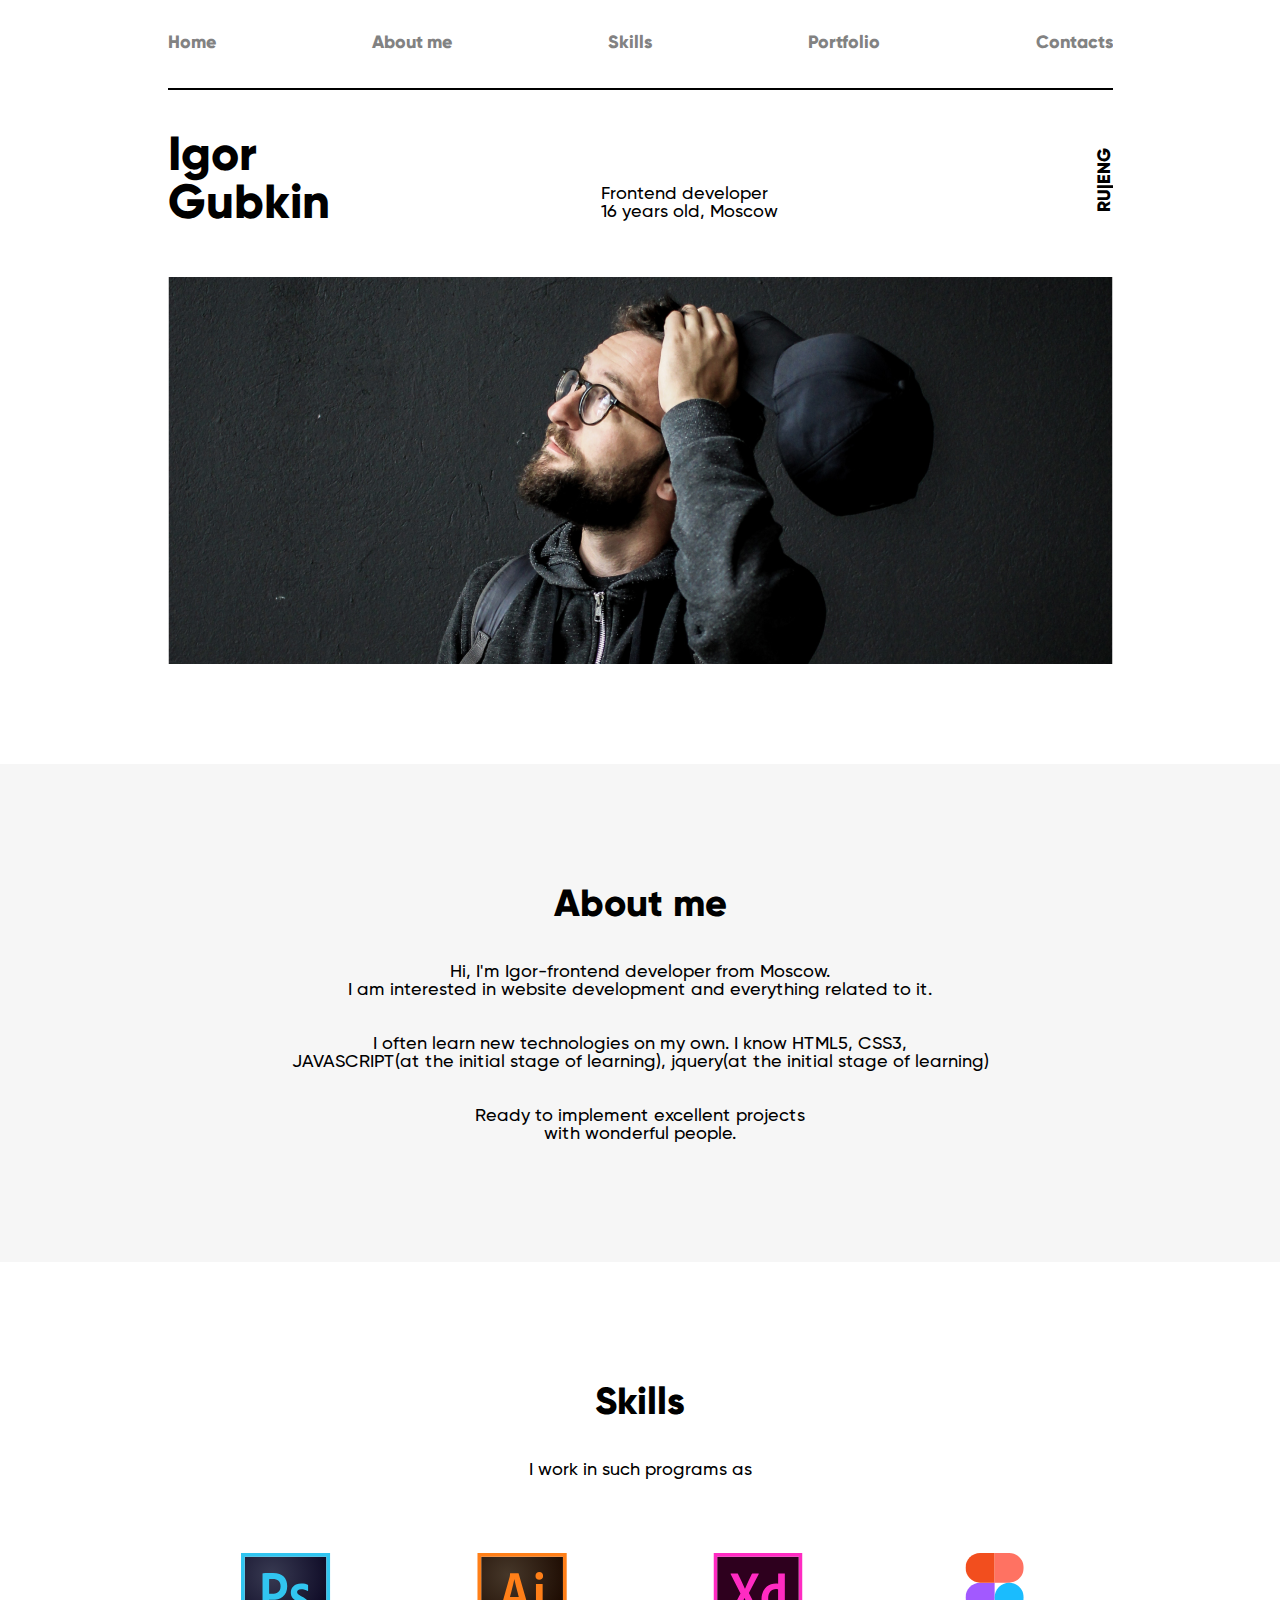
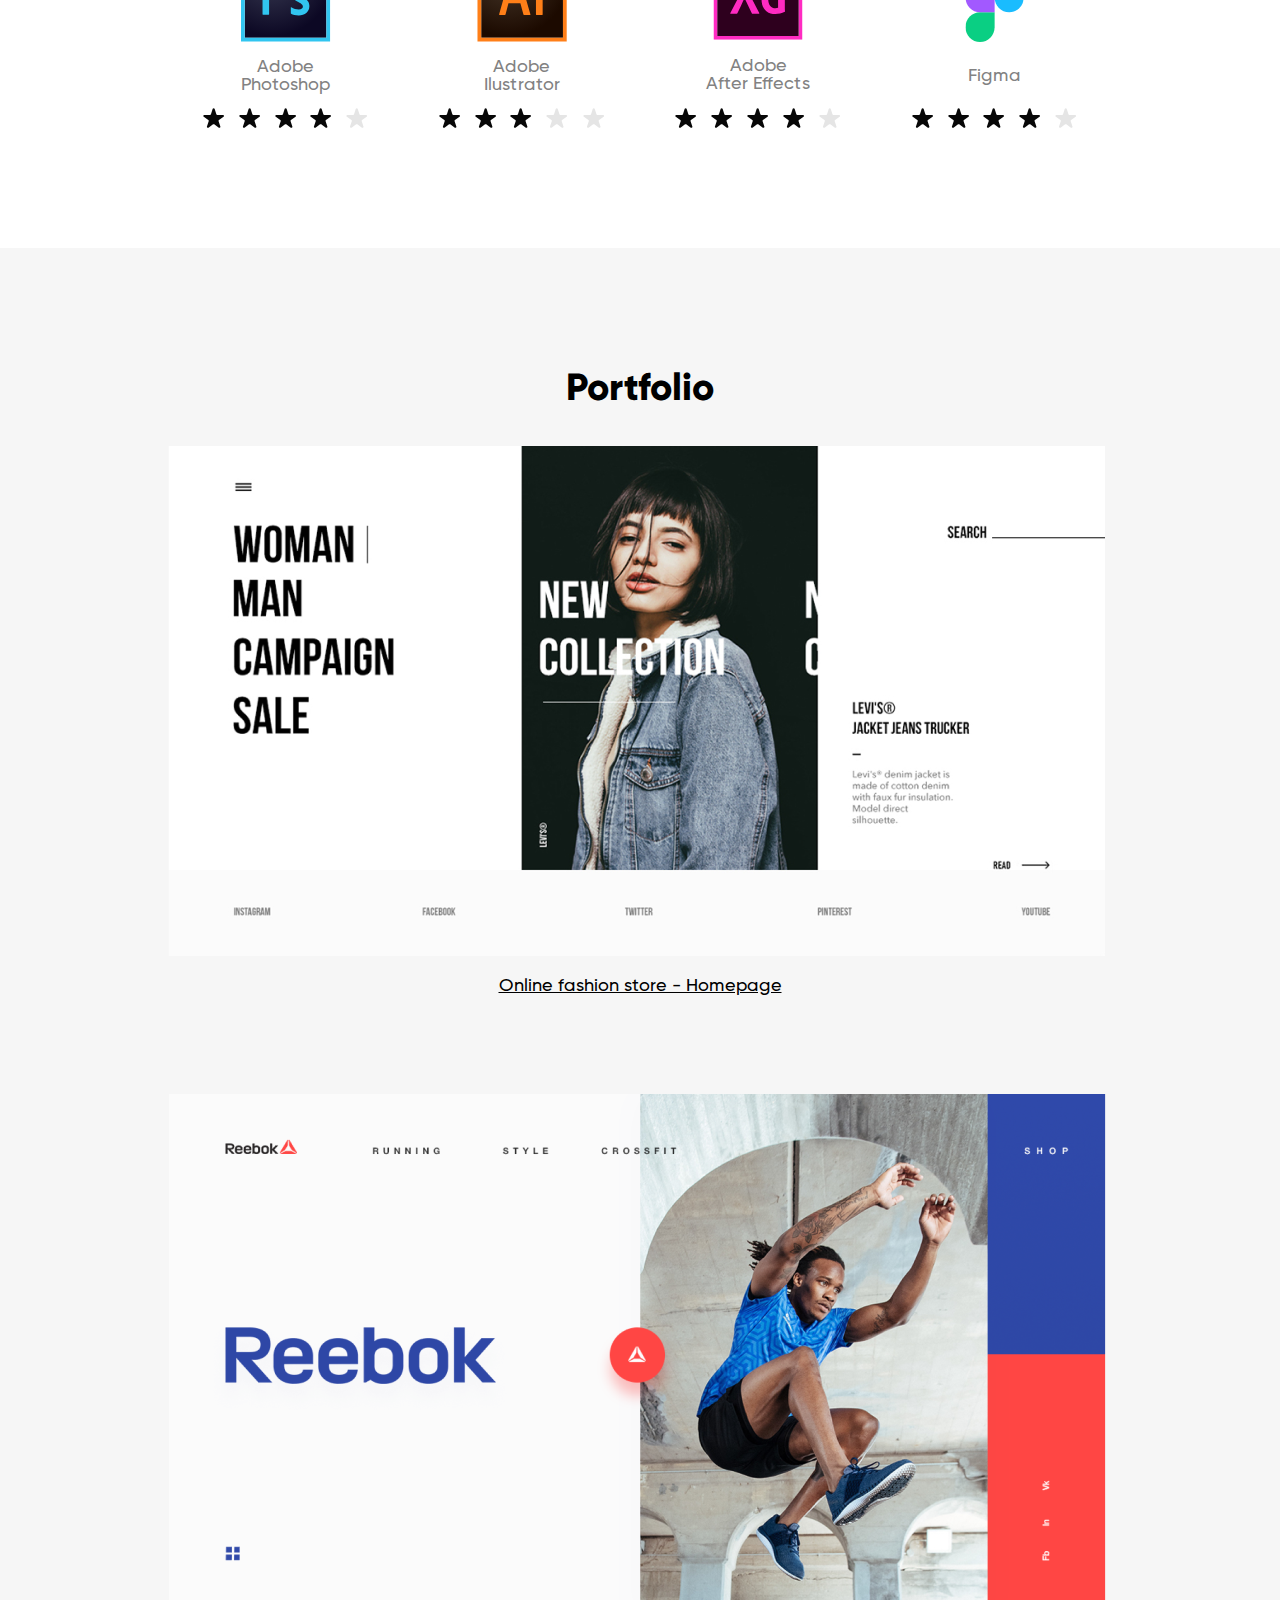
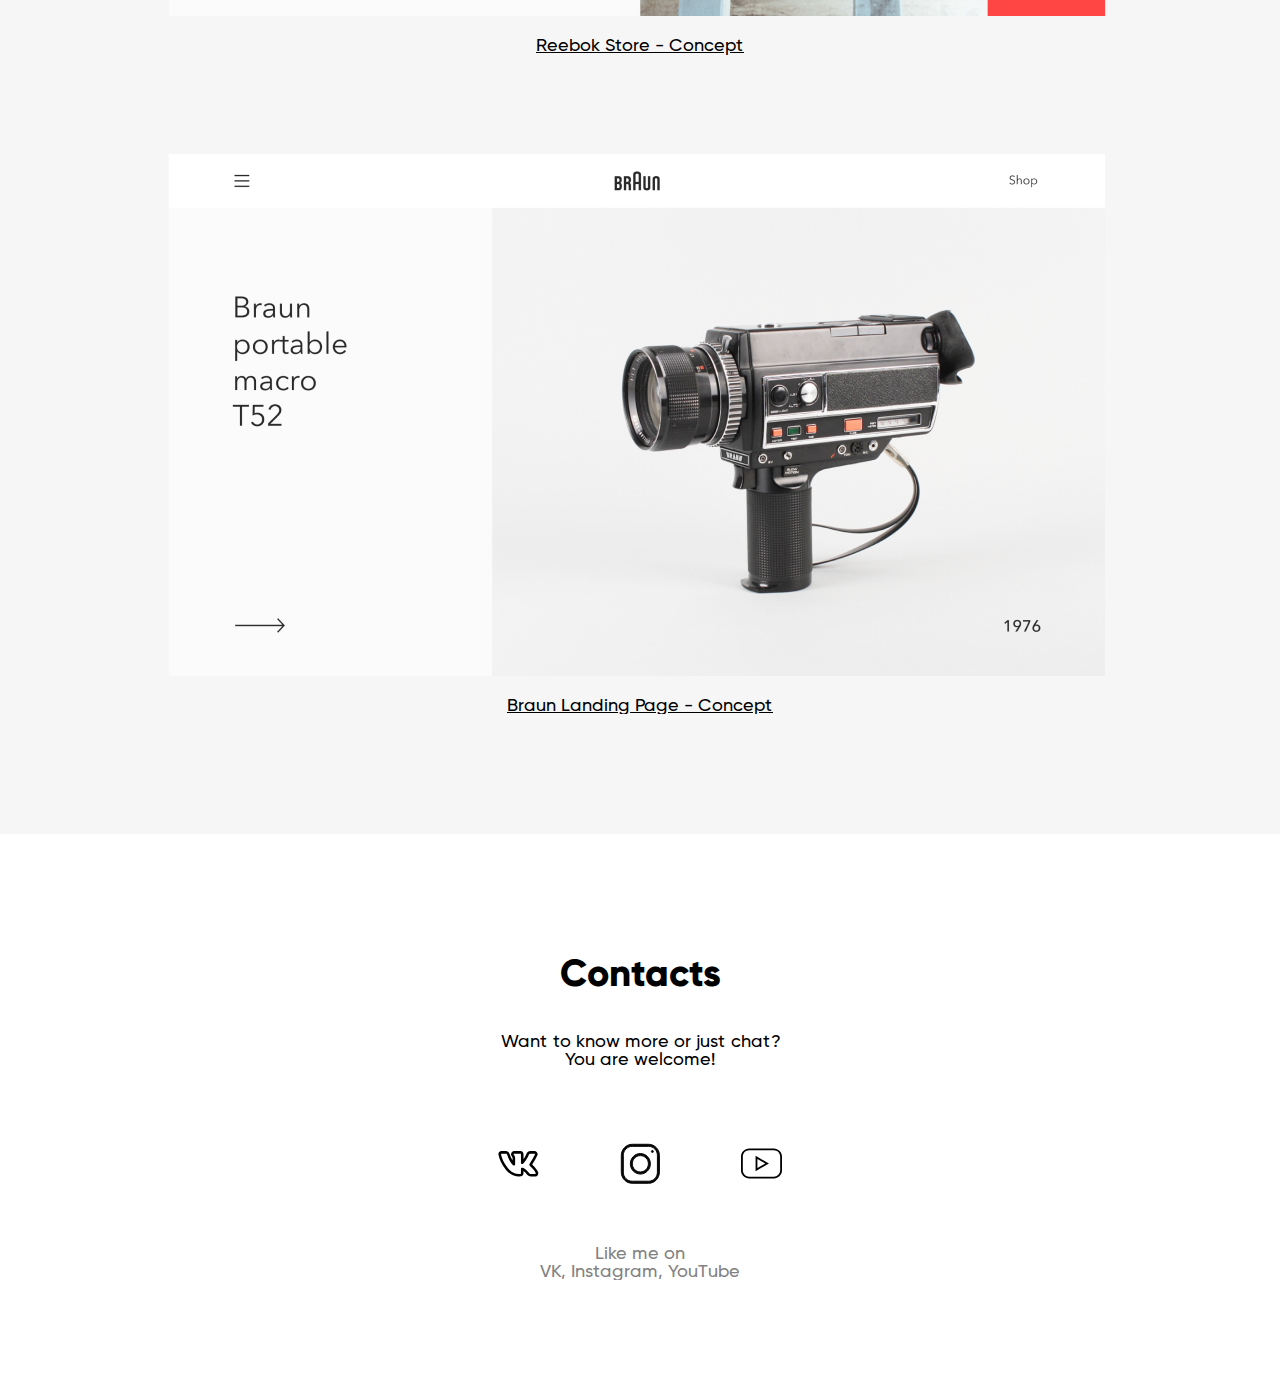
<file: index.html>
<!DOCTYPE html>
<html lang="en">

<head>
	<meta charset="UTF-8">
	<meta http-equiv="X-UA-Compatible" content="IE=edge">
	<meta name="viewport" content="width=device-width, initial-scale=1.0">
	<link rel="stylesheet" href="style/css/style.css">
	<title>Landing_page</title>
	<script src="jquery-3.6.0.min.js"></script>
</head>

<body>
	<header class="header">
		<div class="container">
			<div class="lang_1">
				<p><a href="index_ru.html">RU</a>|<a href="index.html">ENG</a></p>
			</div>
			<ul class="nav">
				<li><a href="#scroll_1" class="button_nav">Home</a></li>
				<li><a href="#scroll_2" class="button_nav">About me</a></li>
				<li><a href="#scroll_3" class="button_nav">Skills</a></li>
				<li><a href="#scroll_4" class="button_nav">Portfolio</a></li>
				<li><a href="#scroll_5" class="button_nav last_nav">Contacts</a></li>
			</ul>
			<a href="#" class="button"> <img src="img/svg/Group_228.svg" alt=""></a>
		</div>
	</header>
	<div class="home" id="scroll_1">
		<div class="container">
			<div class="up">
				<div class="menu">
					<a href="#"><img src="img/svg/Group_356_1.svg" alt="" class="menu_burger_unactive"></a>
				</div>
				<div class="name">
					<p>Igor <br> Gubkin</p>
				</div>
				<div class="ab_me">
					<p>Frontend developer <br> 16 years old, Moscow</p>
				</div>
				<div class="lang">
					<p><a href="index_ru.html">RU</a>|<a href="index.html">ENG</a></p>
				</div>
			</div>
			<img src="img/picturies/BSPP2266.png" alt="" class="pc_img">
			<img src="img/picturies/BSPP2266(tel).png" alt="" class="tel_img">
		</div>
	</div>
	<div class="about_me" id="scroll_2">
		<div class="container">
			<div class="title">
				<h2>About me</h2>
				<p> <span>Hi, I'm Igor-frontend developer from Moscow. <br> I am interested in website development and
						everything related to it.</span> <br><br><br>
					<span>I often learn new technologies on my own. I know HTML5, CSS3, <br> JAVASCRIPT(at the initial stage of
						learning), jquery(at the initial stage of learning)
					</span><br><br><br>
					<span>Ready to implement excellent projects <br> with wonderful people.</span>
				</p>
			</div>
		</div>
	</div>
	<div class="skill" id="scroll_3">
		<div class="container">
			<div class="title">
				<h2>Skills</h2>
				<p>I work in such programs as</p>
			</div>
			<div class="programs">
				<div class="photoshop program">
					<div class="img">
						<a href="#">
							<img src="img/svg/PS.svg" alt="#">
						</a>
					</div>
					<div class="name_2">
						<p>Adobe <br> Photoshop</p>
					</div>
					<div class="estimation">
						<img src="img/svg/Star.svg" alt="" class="star_1">
						<img src="img/svg/Star.svg" alt="" class="star_2">
						<img src="img/svg/Star.svg" alt="" class="star_3">
						<img src="img/svg/Star.svg" alt="" class="star_4">
						<img src="img/svg/Star_white.svg" alt="" class="star_5">
					</div>
				</div>
				<div class="ai program">
					<div class="img">
						<a href="#">
							<img src="img/svg/AI.svg" alt="#">
						</a>
					</div>
					<div class="name_2">
						<p>Adobe <br> Ilustrator</p>
					</div>
					<div class="estimation">
						<img src="img/svg/Star.svg" alt="" class="star_1">
						<img src="img/svg/Star.svg" alt="" class="star_2">
						<img src="img/svg/Star.svg" alt="" class="star_3">
						<img src="img/svg/Star_white.svg" alt="" class="star_4">
						<img src="img/svg/Star_white.svg" alt="" class="star_5">
					</div>
				</div>
				<div class="xd program">
					<div class="img">
						<a href="#">
							<img src="img/svg/XD.svg" alt="#">
						</a>
					</div>
					<div class="name_2">
						<p>Adobe <br> After Effects</p>
					</div>
					<div class="estimation">
						<img src="img/svg/Star.svg" alt="" class="star_1">
						<img src="img/svg/Star.svg" alt="" class="star_2">
						<img src="img/svg/Star.svg" alt="" class="star_3">
						<img src="img/svg/Star.svg" alt="" class="star_4">
						<img src="img/svg/Star_white.svg" alt="" class="star_5">
					</div>
				</div>
				<div class="figma program">
					<div class="img">
						<a href="#">
							<img src="img/svg/Figma.svg" alt="#">
						</a>
					</div>
					<div class="name_2">
						<p>Figma</p>
					</div>
					<div class="estimation">
						<img src="img/svg/Star.svg" alt="" class="star_1">
						<img src="img/svg/Star.svg" alt="" class="star_2">
						<img src="img/svg/Star.svg" alt="" class="star_3">
						<img src="img/svg/Star.svg" alt="" class="star_4">
						<img src="img/svg/Star_white.svg" alt="" class="star_5">
					</div>
				</div>
			</div>
		</div>
	</div>
	<div class="portfolio" id="scroll_4">
		<div class="container">
			<div class="title">
				<h2>Portfolio</h2>
			</div>
			<div class="site">
				<div class="site_1">
					<img src="img/picturies/sloy_8.png" alt="">
					<a href="https://www.online-fashion.ru/">
						<p>Online fashion store - Homepage</p>
					</a>
				</div>
				<div class="site_2">
					<img src="img/picturies/reebok_web.png" alt="">
					<a
						href="https://www.reebok.ru/?cm_mmc=ReebokSem_Yandex-_-ecom-_-%7Bkeyword%7D-_-dv%3AeCom-_-cn%3A%20search_brand_msk_spb%20-_-pc%3AYandex&cm_mmc1=RU&cm_mmc2=PPC-TM-Allproducts-None-Exact-RU-CIS-eCom-Paid_Search&yclid=5227485556293272822">
						<p>Reebok Store - Concept</p>
					</a>
				</div>
				<div class="site_3">
					<img src="img/picturies/reebok_web-1.png" alt="">
					<a
						href="https://braun-russia.ru/?utm_source=direct&utm_medium=cpc&utm_campaign=braun-tochnoe-sootvetstvie-vse-regiony-55890008&type=search&source=none&block=premium&position=1&utm_term=braun&utm_content=v2%7C%7C9754956796%7C%7C22899768248%7C%7Cbraun%7C%7C1%7C%7Cpremium%7C%7Cnone%7C%7Csearch%7C%7Cno&roistat=direct1_search_9754956796_braun&roistat_referrer=none&roistat_pos=premium_1&yclid=5227350010066942127">
						<p>Braun Landing Page - Concept</p>
					</a>
				</div>
			</div>
		</div>
	</div>
	<div class="contacts" id="scroll_5">
		<div class="container">
			<div class="title">
				<h2>
					Contacts
				</h2>
				<p>Want to know more or just chat? <br>
					You are welcome!</p>
			</div>
			<div class="social_networks">
				<div class="social_network_item">
					<img src="img/svg/vk-svgrepo-com _1.svg" alt="">
				</div>
				<div class="social_network_item">
					<img src="img/svg/surface1_6.svg" alt="">
				</div>
				<div class="social_network_item">
					<img src="img/svg/youtube-play-button-outlined-social-symbol_icon-icons.com_74040 _1.svg" alt="">
				</div>
				<!--<div class="social_network_item">
								<img src="img/svg/surface1_7.svg" alt="">
							</div> -->
			</div>
			<div class="name_networks">
				<p>Like me on <br>
					VK, Instagram, YouTube</p>
			</div>
		</div>
	</div>
	<script src="jquery-3.6.0.min.js"></script>
	<script src="js/project.js"></script>

</body>

</html>
</file>
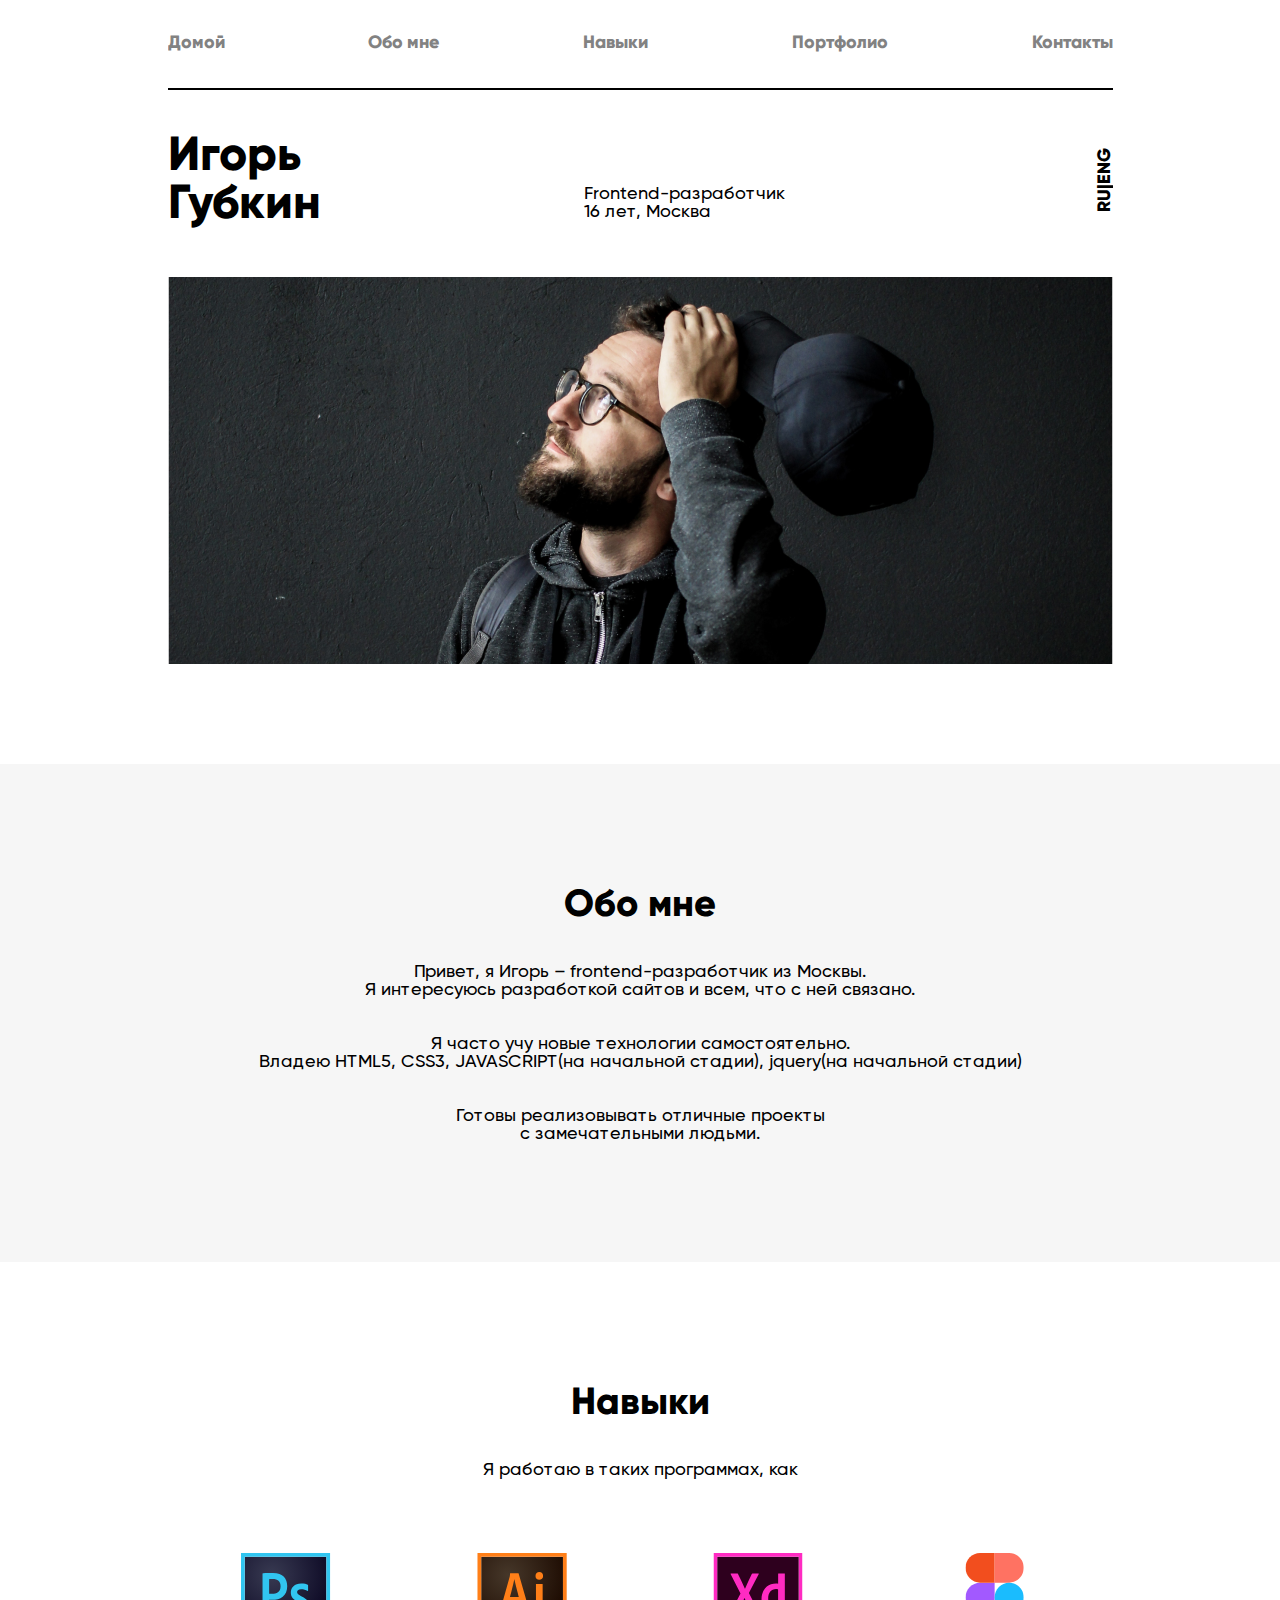
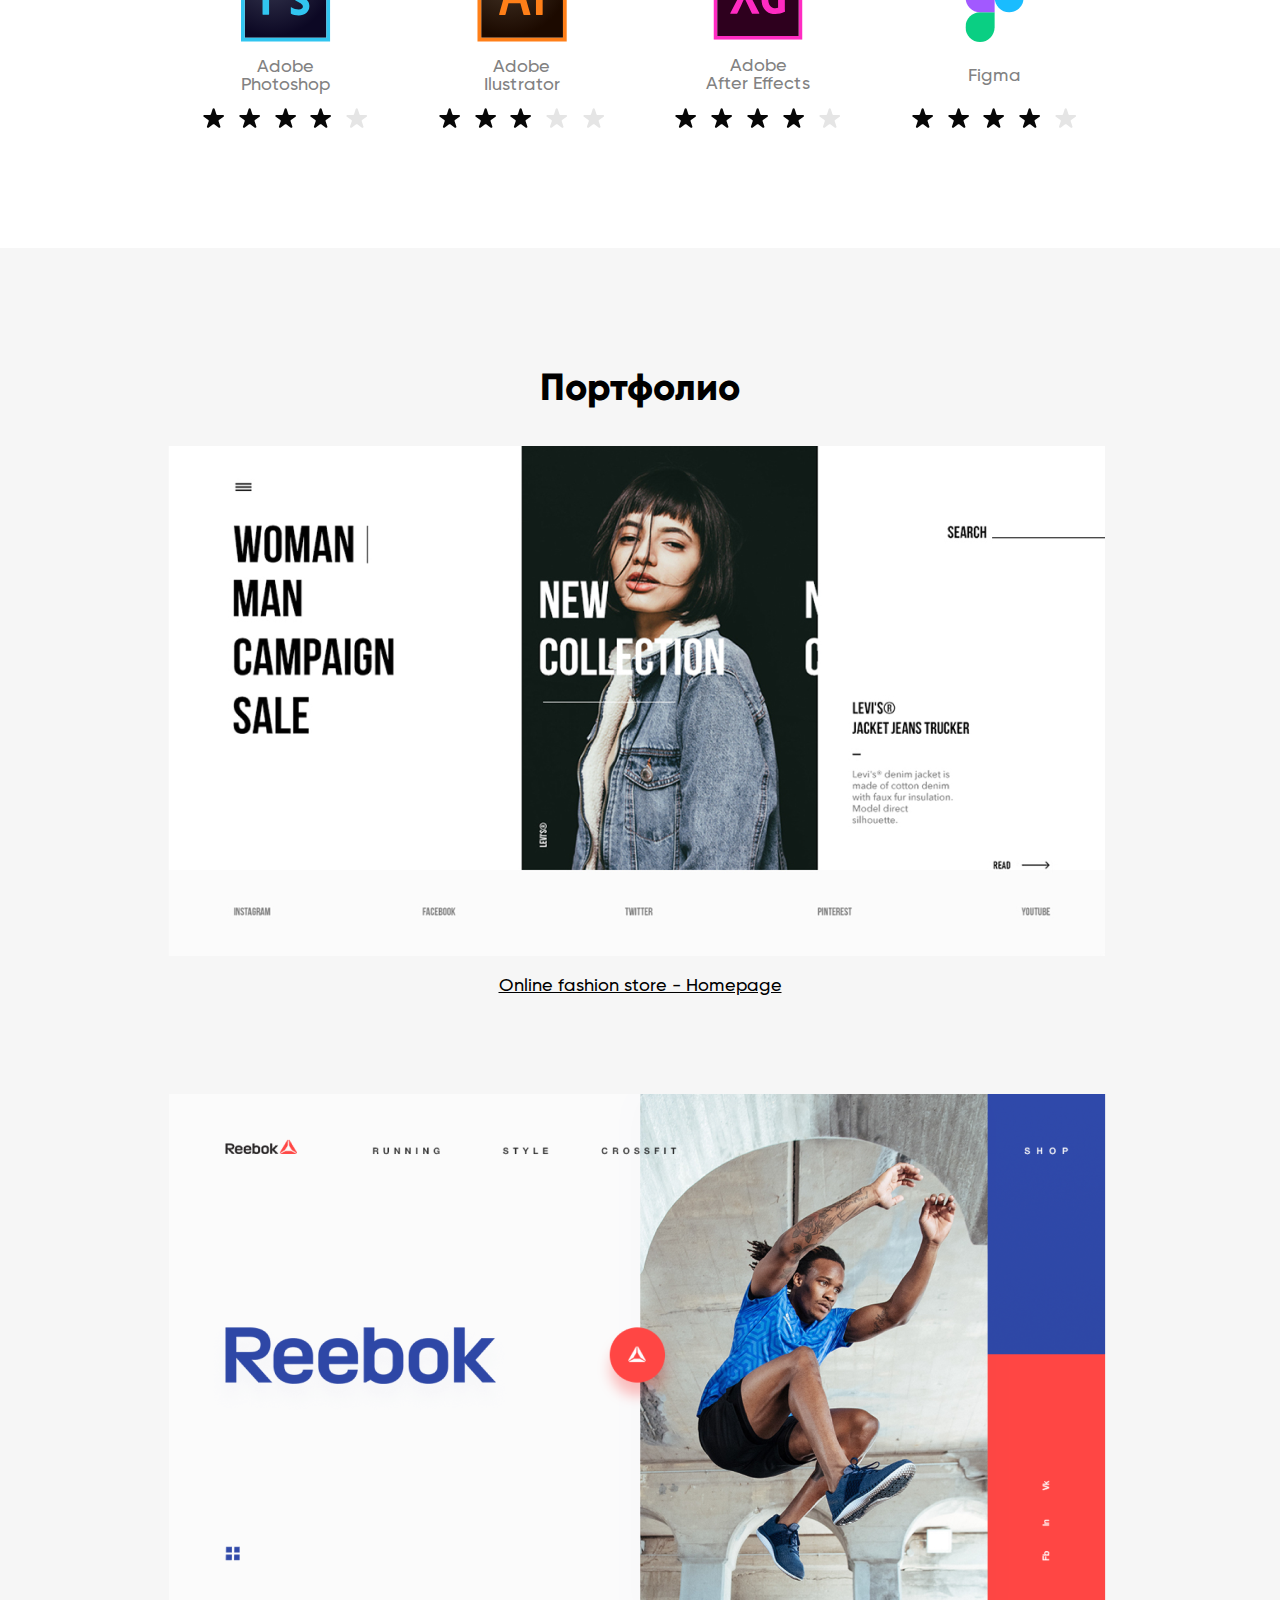
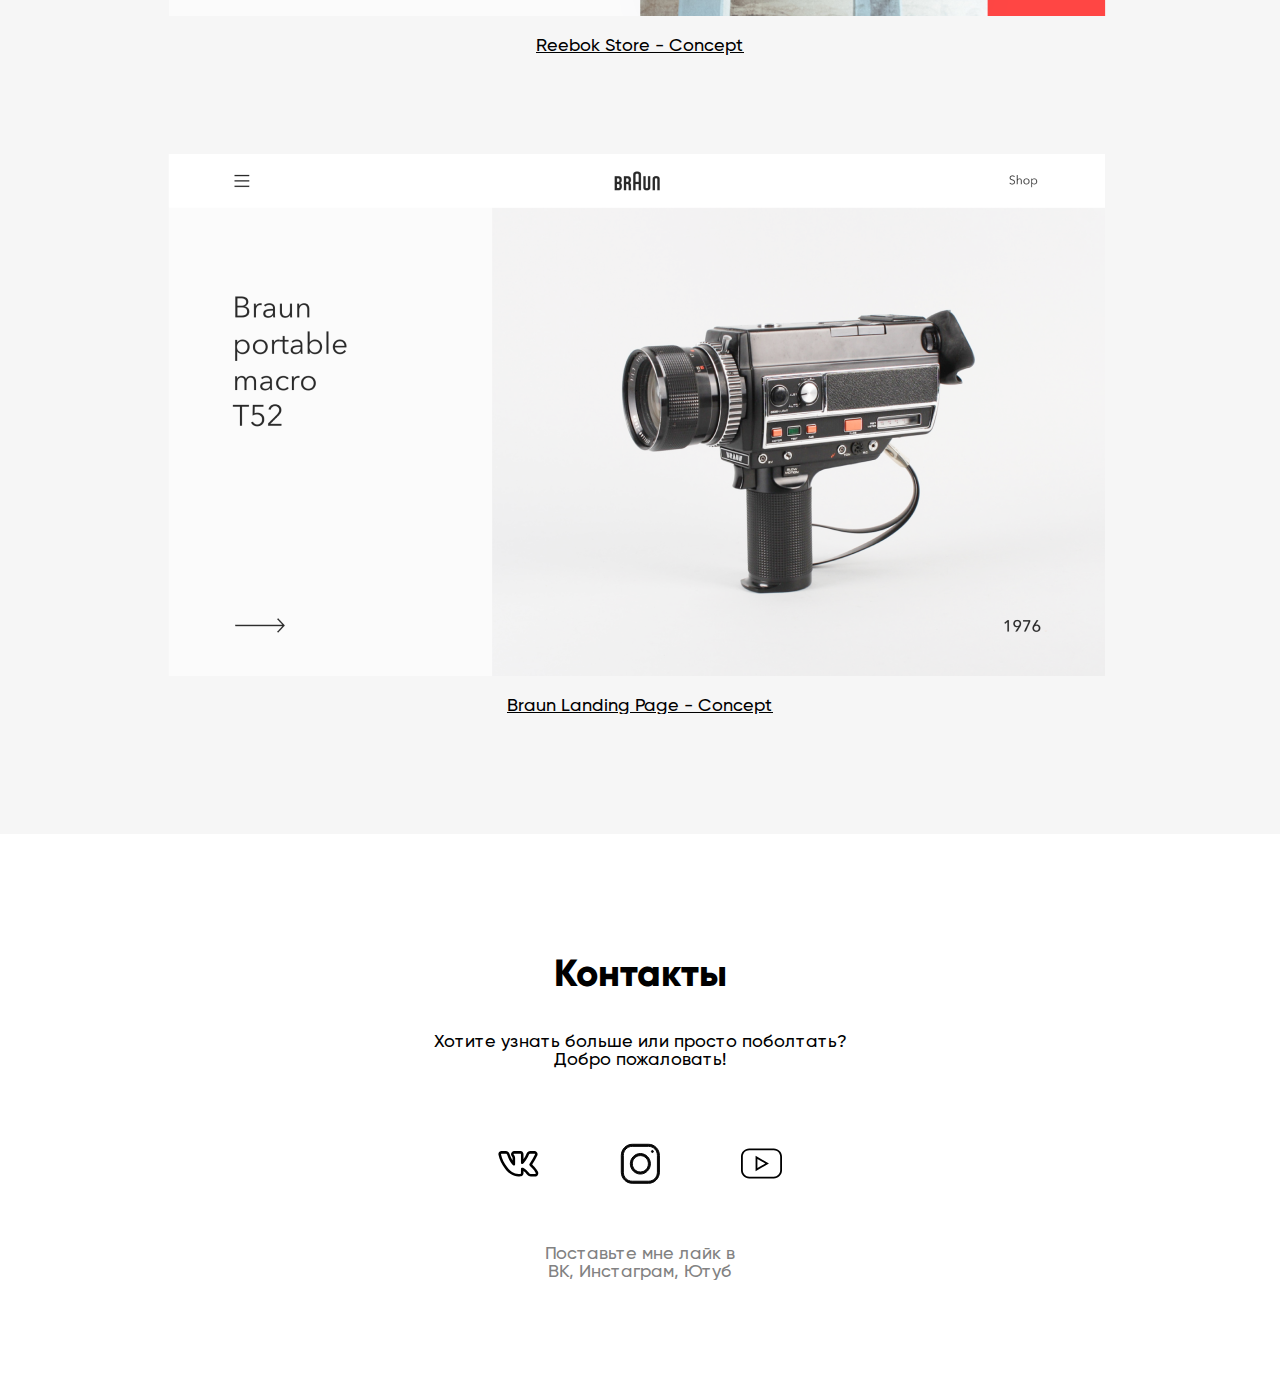
<file: index_ru.html>
<!DOCTYPE html>
<html lang="en">

<head>
	<meta charset="UTF-8">
	<meta http-equiv="X-UA-Compatible" content="IE=edge">
	<meta name="viewport" content="width=device-width, initial-scale=1.0">
	<link rel="stylesheet" href="style/css/style.css">
	<title>Landing_page</title>
	<script src="jquery-3.6.0.min.js"></script>
</head>

<body>
	<header class="header">
		<div class="container">
			<div class="lang_1">
				<p><a href="index_ru.html">RU</a>|<a href="index.html">ENG</a></p>
			</div>
			<ul class="nav">
				<li><a href="#scroll_1" class="button_nav">Домой</a></li>
				<li><a href="#scroll_2" class="button_nav">Обо мне</a></li>
				<li><a href="#scroll_3" class="button_nav">Навыки</a></li>
				<li><a href="#scroll_4" class="button_nav">Портфолио</a></li>
				<li><a href="#scroll_5" class="button_nav last_nav">Контакты</a></li>
			</ul>
			<a href="#" class="button"> <img src="img/svg/Group_228.svg" alt=""></a>
		</div>
	</header>
	<div class="home" id="scroll_1">
		<div class="container">
			<div class="up">
				<div class="menu">
					<a href="#"><img src="img/svg/Group_356_1.svg" alt="" class="menu_burger_unactive"></a>
				</div>
				<div class="name">
					<p>Игорь <br> Губкин</p>
				</div>
				<div class="ab_me">
					<p>Frontend-разработчик <br> 16 лет, Москва</p>
				</div>
				<div class="lang">
					<p><a href="index_ru.html">RU</a>|<a href="index.html">ENG</a></p>
				</div>
			</div>
			<img src="img/picturies/BSPP2266.png" alt="" class="pc_img">
			<img src="img/picturies/BSPP2266(tel).png" alt="" class="tel_img">
		</div>
	</div>
	<div class="about_me" id="scroll_2">
		<div class="container">
			<div class="title">
				<h2>Обо мне</h2>
				<p> <span>Привет, я Игорь – frontend-разработчик из Москвы. <br> Я интересуюсь разработкой сайтов и всем, что с
						ней связано.
					</span> <br><br><br>
					<span>Я часто учу новые технологии самостоятельно. <br> Владею HTML5, CSS3, JAVASCRIPT(на начальной стадии),
						jquery(на начальной стадии)
					</span><br><br><br>
					<span>Готовы реализовывать отличные проекты
						<br> с замечательными людьми.</span>
				</p>
			</div>
		</div>
	</div>
	<div class="skill" id="scroll_3">
		<div class="container">
			<div class="title">
				<h2>Навыки</h2>
				<p>Я работаю в таких программах, как</p>
			</div>
			<div class="programs">
				<div class="photoshop program">
					<div class="img">
						<a href="#">
							<img src="img/svg/PS.svg" alt="#">
						</a>
					</div>
					<div class="name_2">
						<p>Adobe <br> Photoshop</p>
					</div>
					<div class="estimation">
						<img src="img/svg/Star.svg" alt="" class="star_1">
						<img src="img/svg/Star.svg" alt="" class="star_2">
						<img src="img/svg/Star.svg" alt="" class="star_3">
						<img src="img/svg/Star.svg" alt="" class="star_4">
						<img src="img/svg/Star_white.svg" alt="" class="star_5">
					</div>
				</div>
				<div class="ai program">
					<div class="img">
						<a href="#">
							<img src="img/svg/AI.svg" alt="#">
						</a>
					</div>
					<div class="name_2">
						<p>Adobe <br> Ilustrator</p>
					</div>
					<div class="estimation">
						<img src="img/svg/Star.svg" alt="" class="star_1">
						<img src="img/svg/Star.svg" alt="" class="star_2">
						<img src="img/svg/Star.svg" alt="" class="star_3">
						<img src="img/svg/Star_white.svg" alt="" class="star_4">
						<img src="img/svg/Star_white.svg" alt="" class="star_5">
					</div>
				</div>
				<div class="xd program">
					<div class="img">
						<a href="#">
							<img src="img/svg/XD.svg" alt="#">
						</a>
					</div>
					<div class="name_2">
						<p>Adobe <br> After Effects</p>
					</div>
					<div class="estimation">
						<img src="img/svg/Star.svg" alt="" class="star_1">
						<img src="img/svg/Star.svg" alt="" class="star_2">
						<img src="img/svg/Star.svg" alt="" class="star_3">
						<img src="img/svg/Star.svg" alt="" class="star_4">
						<img src="img/svg/Star_white.svg" alt="" class="star_5">
					</div>
				</div>
				<div class="figma program">
					<div class="img">
						<a href="#">
							<img src="img/svg/Figma.svg" alt="#">
						</a>
					</div>
					<div class="name_2">
						<p>Figma</p>
					</div>
					<div class="estimation">
						<img src="img/svg/Star.svg" alt="" class="star_1">
						<img src="img/svg/Star.svg" alt="" class="star_2">
						<img src="img/svg/Star.svg" alt="" class="star_3">
						<img src="img/svg/Star.svg" alt="" class="star_4">
						<img src="img/svg/Star_white.svg" alt="" class="star_5">
					</div>
				</div>
			</div>
		</div>
	</div>
	<div class="portfolio" id="scroll_4">
		<div class="container">
			<div class="title">
				<h2>Портфолио</h2>
			</div>
			<div class="site">
				<div class="site_1">
					<img src="img/picturies/sloy_8.png" alt="">
					<a href="https://www.online-fashion.ru/">
						<p>Online fashion store - Homepage</p>
					</a>
				</div>
				<div class="site_2">
					<img src="img/picturies/reebok_web.png" alt="">
					<a
						href="https://www.reebok.ru/?cm_mmc=ReebokSem_Yandex-_-ecom-_-%7Bkeyword%7D-_-dv%3AeCom-_-cn%3A%20search_brand_msk_spb%20-_-pc%3AYandex&cm_mmc1=RU&cm_mmc2=PPC-TM-Allproducts-None-Exact-RU-CIS-eCom-Paid_Search&yclid=5227485556293272822">
						<p>Reebok Store - Concept</p>
					</a>
				</div>
				<div class="site_3">
					<img src="img/picturies/reebok_web-1.png" alt="">
					<a
						href="https://braun-russia.ru/?utm_source=direct&utm_medium=cpc&utm_campaign=braun-tochnoe-sootvetstvie-vse-regiony-55890008&type=search&source=none&block=premium&position=1&utm_term=braun&utm_content=v2%7C%7C9754956796%7C%7C22899768248%7C%7Cbraun%7C%7C1%7C%7Cpremium%7C%7Cnone%7C%7Csearch%7C%7Cno&roistat=direct1_search_9754956796_braun&roistat_referrer=none&roistat_pos=premium_1&yclid=5227350010066942127">
						<p>Braun Landing Page - Concept</p>
					</a>
				</div>
			</div>
		</div>
	</div>
	<div class="contacts" id="scroll_5">
		<div class="container">
			<div class="title">
				<h2>
					Контакты
				</h2>
				<p>Хотите узнать больше или просто поболтать? <br>
					Добро пожаловать!</p>
			</div>
			<div class="social_networks">
				<div class="social_network_item">
					<img src="img/svg/vk-svgrepo-com _1.svg" alt="">
				</div>
				<div class="social_network_item">
					<img src="img/svg/surface1_6.svg" alt="">
				</div>
				<div class="social_network_item">
					<img src="img/svg/youtube-play-button-outlined-social-symbol_icon-icons.com_74040 _1.svg" alt="">
				</div>
				<!--<div class="social_network_item">
					<img src="img/svg/surface1_7.svg" alt="">
				</div> -->
			</div>
			<div class="name_networks">
				<p>Поставьте мне лайк в <br>
					ВК, Инстаграм, Ютуб</p>
			</div>
		</div>
	</div>
	<script src="jquery-3.6.0.min.js"></script>
	<script src="js/project.js"></script>

</body>

</html>
</file>
<file: style/css/style.css>
@charset "UTF-8";
/*Обнуление*/
* {
  padding: 0;
  margin: 0;
  border: 0;
}

*, *:before, *:after {
  -moz-box-sizing: border-box;
  -webkit-box-sizing: border-box;
  box-sizing: border-box;
}

:focus, :active {
  outline: none;
}

a:focus, a:active {
  outline: none;
}

nav, footer, header, aside {
  display: block;
}

html, body {
  height: 100%;
  width: 100%;
  font-size: 100%;
  line-height: 1;
  font-size: 14px;
  -ms-text-size-adjust: 100%;
  -moz-text-size-adjust: 100%;
  -webkit-text-size-adjust: 100%;
}

input, button, textarea {
  font-family: inherit;
}

input::-ms-clear {
  display: none;
}

button {
  cursor: pointer;
}

button::-moz-focus-inner {
  padding: 0;
  border: 0;
}

a, a:visited {
  text-decoration: none;
}

a:hover {
  text-decoration: none;
}

ul li {
  list-style: none;
}

img {
  vertical-align: top;
}

h1, h2, h3, h4, h5, h6 {
  font-size: inherit;
  font-weight: 400;
}

/*--------------------*/
@font-face {
  font-family: 'Gilroy';
  src: url("../fonts/fonts/Gilroy-ExtraBold.eot");
  src: local("☺"), url("../fonts/fonts/Gilroy-ExtraBold.woff") format("woff"), url("../fonts/fonts/Gilroy-ExtraBold.ttf") format("truetype"), url("../fonts/fonts/Gilroy-ExtraBold.svg") format("svg");
  font-weight: normal;
  font-style: normal;
}

@font-face {
  font-family: 'Gilroy-Medium';
  src: url("../fonts/fonts/gilroy-medium.eot");
  src: url("../fonts/fonts/gilroy-medium.eot?#iefix") format("embedded-opentype"), url("../fonts/fonts/gilroy-medium.woff2") format("woff2"), url("../fonts/fonts/gilroy-medium.woff") format("woff"), url("../fonts/fonts/gilroy-medium.ttf") format("truetype"), url("../fonts/fonts/gilroy-medium.svg#gilroy-medium") format("svg");
}

.header {
  width: 100%;
}

.container {
  max-width: 945px;
  margin: 0 auto;
  position: relative;
}

.nav {
  display: -webkit-box;
  display: -ms-flexbox;
  display: flex;
  -webkit-box-pack: justify;
  -ms-flex-pack: justify;
  justify-content: space-between;
  margin: 33px 0px 0px 0px;
  padding-bottom: 37px;
  border-bottom: 2px solid black;
}

.nav li a {
  font-size: calc(16px + 2 * ((100vw - 320px) / 960));
  font-family: "Gilroy";
  color: #828282;
}

.nav li a:hover {
  color: black;
  -webkit-transition: 300ms;
  -o-transition: 300ms;
  transition: 300ms;
}

.button {
  display: none;
}

ul > li {
  display: inline-block;
}

ul > li > a {
  display: block;
  position: relative;
  text-decoration: none;
  color: #000;
}

ul > li > a:before,
ul > li > a:after {
  content: '';
  position: absolute;
  top: 100%;
  width: 0%;
  height: 0px;
  background: #828282;
  -webkit-transition: 0.3s;
  -o-transition: 0.3s;
  transition: 0.3s;
}

ul > li > a:before {
  left: 50%;
}

ul > li > a:after {
  right: 50%;
}

ul > li > a:hover:before,
ul > li > a:hover:after {
  background: black;
  height: 3px;
  width: 50%;
}

.container {
  overflow: hidden;
}

.home {
  padding-top: 40px;
  margin-bottom: 100px;
}

.home img {
  max-width: 100%;
}

.name {
  font-size: calc(30px + 18 * ((100vw - 320px) / 960));
  font-family: "Gilroy";
}

.ab_me {
  font-size: calc(15px + 3 * ((100vw - 320px) / 960));
}

.ab_me p {
  font-family: "Gilroy-Medium";
  margin-top: calc(((30px + 18 * ((100vw - 320px) / 960))*2) - ((15px + 3 * ((100vw - 320px) / 960))*2) - ((30px + 18 * ((100vw - 320px) / 960)) * 0.12));
}

.up {
  display: -webkit-box;
  display: -ms-flexbox;
  display: flex;
  margin-bottom: 50px;
  -webkit-box-pack: justify;
  -ms-flex-pack: justify;
  justify-content: space-between;
}

.up .menu {
  display: none;
}

.up .menu a {
  height: 0px;
}

.up .menu img {
  height: 100%;
}

.tel_img {
  display: none;
}

.lang_1 {
  display: none;
}

.lang p {
  font-size: calc(14px + 4 * ((100vw - 320px) / 960));
  font-family: "Gilroy";
  /*margin-top: 78px;*/
  -webkit-transform-origin: right bottom;
  -ms-transform-origin: right bottom;
  transform-origin: right bottom;
  -webkit-transform: rotate(-90deg);
  -ms-transform: rotate(-90deg);
  transform: rotate(-90deg);
}

.lang p a {
  color: black;
}

.about_me {
  padding: 120px 0px;
  background: #F6F6F6;
}

.about_me .container .title h2 {
  font-size: calc(30px + 8 * ((100vw - 320px) / 960));
  font-family: "Gilroy";
  text-align: center;
}

.about_me .container .title p {
  font-family: "Gilroy-Medium";
  font-size: calc(15px + 3 * ((100vw - 320px) / 960));
  text-align: center;
  margin-top: 40px;
}

.skill {
  padding: 120px 0px;
}

.skill .container .title {
  margin-bottom: 75px;
}

.skill .container .title h2 {
  font-family: "Gilroy";
  font-size: calc(30px + 8 * ((100vw - 320px) / 960));
  text-align: center;
}

.skill .container .title p {
  font-family: "Gilroy-Medium";
  font-size: calc(15px + 3 * ((100vw - 320px) / 960));
  text-align: center;
  margin: 40px 0px 0px 0px;
}

.skill .container .programs {
  display: -ms-grid;
  display: grid;
  -ms-grid-columns: 1fr 1fr 1fr 1fr;
  grid-template-columns: 1fr 1fr 1fr 1fr;
}

.skill .container .programs .img a img {
  max-width: 100%;
}

.skill .container .programs .name_2 {
  color: #828282;
  font-size: calc(15px + 3 * ((100vw - 320px) / 960));
  font-family: "Gilroy-Medium";
  padding-top: 15px;
  text-align: center;
}

.skill .container .programs .estimation {
  display: -webkit-box;
  display: -ms-flexbox;
  display: flex;
  width: 70%;
  margin: 0 auto;
  -webkit-box-pack: justify;
  -ms-flex-pack: justify;
  justify-content: space-between;
  padding-top: 15px;
  /*font-size: 40px;
				&::before{
					content: '★★★★★';
				}*/
}

.skill .container .programs .program {
  text-align: center;
  display: -webkit-box;
  display: -ms-flexbox;
  display: flex;
  -webkit-box-orient: vertical;
  -webkit-box-direction: normal;
  -ms-flex-direction: column;
  flex-direction: column;
  -webkit-box-pack: justify;
  -ms-flex-pack: justify;
  justify-content: space-between;
}

.portfolio {
  background: #F6F6F6;
  padding: 120px 0px;
}

.portfolio .title h2 {
  font-size: calc(30px + 8 * ((100vw - 320px) / 960));
  font-family: "Gilroy";
  text-align: center;
  margin-bottom: 40px;
}

.portfolio .site .site_1 p {
  font-size: calc(15px + 3 * ((100vw - 320px) / 960));
  font-family: "Gilroy-Medium";
  text-align: center;
  padding-top: 20px;
  text-decoration: underline;
  color: black;
}

.portfolio .site .site_1 img {
  max-width: 100%;
}

.portfolio .site .site_2 p {
  font-size: calc(15px + 3 * ((100vw - 320px) / 960));
  font-family: "Gilroy-Medium";
  text-align: center;
  padding-top: 20px;
  text-decoration: underline;
  color: black;
}

.portfolio .site .site_2 img {
  padding-top: 100px;
  max-width: 100%;
}

.portfolio .site .site_3 p {
  font-size: calc(15px + 3 * ((100vw - 320px) / 960));
  font-family: "Gilroy-Medium";
  text-align: center;
  padding-top: 20px;
  text-decoration: underline;
  color: black;
}

.portfolio .site .site_3 img {
  padding-top: 100px;
  max-width: 100%;
}

.contacts {
  padding: 120px 0px;
}

.contacts .title {
  margin-bottom: 75px;
}

.contacts .title h2 {
  font-size: calc(30px + 8 * ((100vw - 320px) / 960));
  font-family: "Gilroy";
  text-align: center;
}

.contacts .title p {
  font-family: "Gilroy-Medium";
  font-size: calc(15px + 3 * ((100vw - 320px) / 960));
  text-align: center;
  margin-top: 40px;
}

.contacts .social_networks {
  display: -webkit-box;
  display: -ms-flexbox;
  display: flex;
  max-width: 30%;
  -webkit-box-pack: justify;
  -ms-flex-pack: justify;
  justify-content: space-between;
  margin: 0 auto;
  padding-bottom: 60px;
}

.contacts .social_networks_item {
  width: 40px;
}

.contacts .name_networks p {
  font-family: "Gilroy-Medium";
  font-size: calc(15px + 3 * ((100vw - 320px) / 960));
  text-align: center;
  color: #828282;
}

@media only screen and (max-width: 945px) {
  .container {
    width: 90%;
  }
}

@media only screen and (max-width: 600px) {
  .header {
    -webkit-transition: .5s;
    -o-transition: .5s;
    transition: .5s;
    width: 100%;
    height: 100%;
    padding-top: 40px;
    position: fixed;
    top: 0;
    left: 100%;
    z-index: 10;
    background-color: white;
  }
  .header ul > li > a {
    display: inline-block;
  }
  .header ul > li > a:before,
  .header ul > li > a:after {
    display: none;
  }
  .header .nav {
    display: block;
    margin: 0px;
    padding: 0px 0px;
    border-bottom: 0px solid black;
  }
  .header .nav li {
    display: list-item;
  }
  .header .nav li a {
    font-size: 40px;
    font-family: "Gilroy";
    color: #828282;
    margin-bottom: 20px;
  }
  .header .nav li a:hover {
    color: #828282;
    -webkit-transition: 300ms;
    -o-transition: 300ms;
    transition: 300ms;
  }
  .header .nav .last_nav {
    margin-bottom: 0;
  }
  .header .button {
    display: inline;
    position: absolute;
    top: 3px;
    right: 0;
  }
  .header_active {
    -webkit-transition: .5s;
    -o-transition: .5s;
    transition: .5s;
    left: 0;
  }
  .lang_1 {
    display: block;
    position: absolute;
    right: 30px;
    bottom: 5px;
    -webkit-transform-origin: right bottom;
    -ms-transform-origin: right bottom;
    transform-origin: right bottom;
    -webkit-transform: rotate(90deg);
    -ms-transform: rotate(90deg);
    transform: rotate(90deg);
  }
  .lang_1 p {
    font-size: 30px;
    font-family: "Gilroy";
  }
  .lang_1 p a {
    color: black;
  }
  .lang {
    display: none;
  }
  .up {
    display: block;
    position: relative;
  }
  .up .menu {
    height: 30px;
    padding-top: 3px;
    display: block;
    position: absolute;
    right: 0;
  }
  .pc_img {
    display: none;
  }
  .tel_img {
    display: block;
    max-width: 100%;
    margin: 0 auto;
  }
  .skill {
    padding: 60px 0px 80px;
  }
  .skill .container {
    max-width: 450px;
  }
  .skill .container .programs {
    display: -ms-grid;
    display: grid;
    -ms-grid-columns: 1fr 1fr;
    grid-template-columns: 1fr 1fr;
  }
  .skill .container .programs .xd, .skill .container .programs .figma {
    margin-top: 50px;
  }
  .portfolio {
    padding: 60px 0px 80px;
  }
  .contacts {
    padding: 60px 0px 80px;
  }
  .contacts .social_networks {
    max-width: 50%;
  }
  .about_me {
    padding: 60px 0px 80px;
  }
  .home {
    padding-top: 40px;
    margin-bottom: 80px;
  }
  .home img {
    max-width: 100%;
  }
  .home .menu_burger_unactive {
    max-height: 21px;
  }
}

@media only screen and (max-width: 450px) {
  .skill {
    padding: 80px 0px 80px;
  }
  .skill .container {
    max-width: 200px;
  }
  .skill .container .title {
    margin-bottom: 35px;
  }
  .skill .container .programs {
    display: -ms-grid;
    display: grid;
    -ms-grid-columns: 1fr;
    grid-template-columns: 1fr;
  }
  .skill .container .programs .program {
    padding-top: 30px;
    margin-top: 0px;
  }
  .contacts {
    padding: 60px 0px 80px;
  }
  .contacts .title {
    margin-bottom: 60px;
  }
  .contacts .social_networks {
    max-width: 70%;
  }
}
</file>
